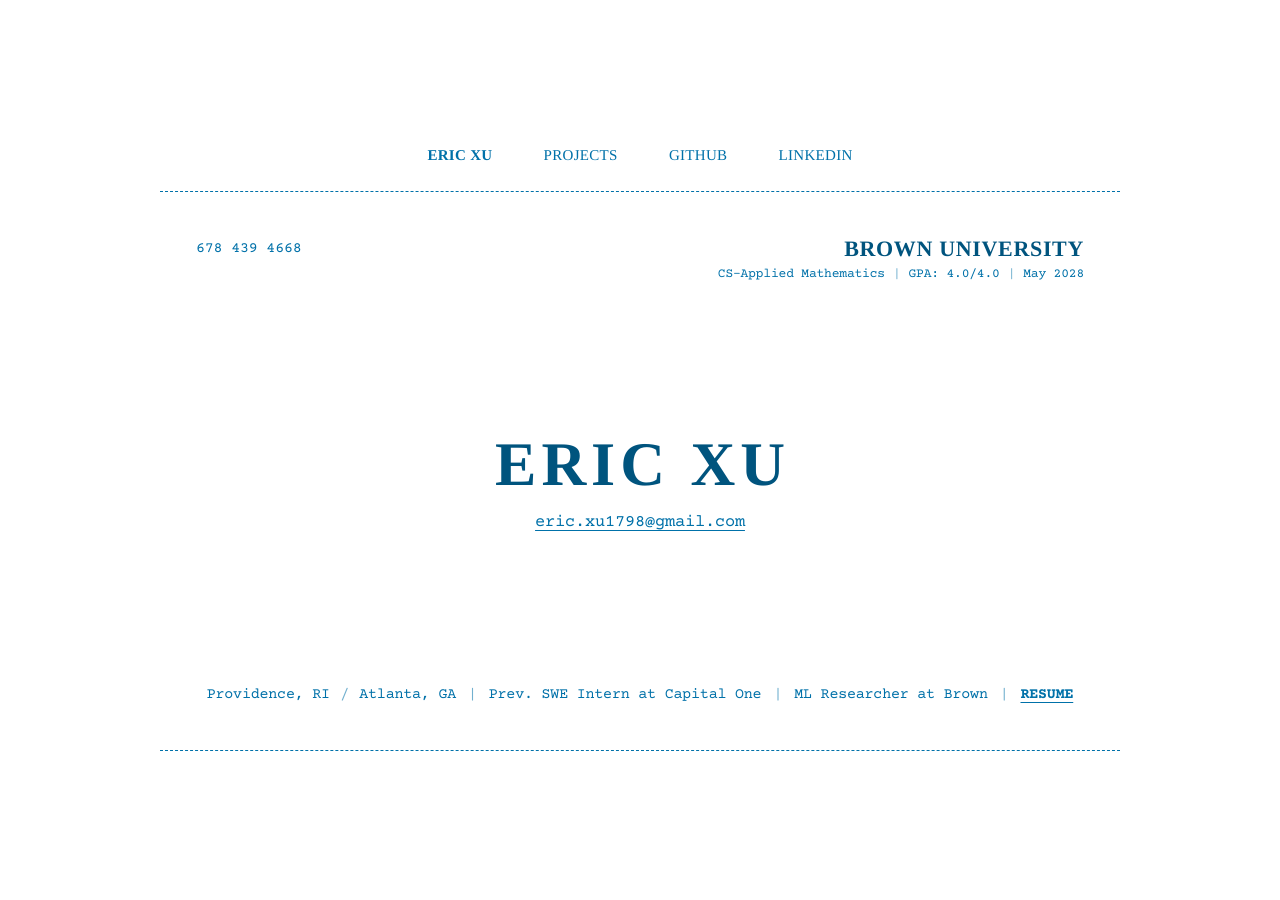
<file: index.html>
<!DOCTYPE html>
<html lang="en">
<head>
  <meta charset="utf-8">
  <meta name="viewport" content="width=device-width, initial-scale=1">
  <title>Eric Xu</title>
  <meta name="description" content="Eric Xu. CS and Applied Math at Brown University. Software engineer and machine learning researcher.">
  <meta name="theme-color" content="#ffffff">
  <link rel="icon" href="favicon.svg" type="image/svg+xml">
  <link rel="preconnect" href="https://fonts.googleapis.com">
  <link rel="preconnect" href="https://fonts.gstatic.com" crossorigin>
  <link href="https://fonts.googleapis.com/css2?family=Courier+Prime:ital,wght@0,400;0,700;1,400&display=swap" rel="stylesheet">
  <link rel="stylesheet" href="style.css">
</head>
<body>

  <!-- ==========================================================
       All personal content lives in this file; nothing is generated.
       Search for "EDIT" to find each field.
       ========================================================== -->

  <div class="page">

    <!-- Nav row, nous.com-style uppercase serif links above the rule. EDIT hrefs as needed. -->
    <nav class="nav" aria-label="Links">
      <a class="nav__link nav__link--current" href="/" aria-current="page">Eric Xu</a>
      <a class="nav__link" href="projects.html">Projects</a>
      <a class="nav__link" href="https://github.com/ericxu88" target="_blank" rel="noopener">GitHub</a>
      <a class="nav__link" href="https://linkedin.com/in/ericxu88" target="_blank" rel="noopener">LinkedIn</a>
    </nav>

    <!-- The card: Fauzan-style business-card formatting between two dashed rules. -->
    <main class="card" aria-label="Business card">

      <header class="card__top">
        <!-- EDIT: phone (top-left) -->
        <p class="card__phone"><a href="tel:+16784394668">678 439 4668</a></p>

        <!-- EDIT: school (top-right) -->
        <div class="card__school">
          <p class="card__school-name">Brown University</p>
          <p class="card__school-sub">
            <span class="group">
              <span class="item">CS-Applied Mathematics</span>
              <span class="sep" aria-hidden="true">|</span>
              <span class="item">GPA: 4.0/4.0</span>
            </span>
            <span class="sep sep--group" aria-hidden="true">|</span>
            <span class="group"><span class="item">May 2028</span></span>
          </p>
        </div>
      </header>

      <section class="card__center">
        <!-- EDIT: name + email -->
        <h1 class="card__name">Eric Xu</h1>
        <p class="card__email"><a href="mailto:eric.xu1798@gmail.com">eric.xu1798@gmail.com</a></p>
      </section>

      <footer class="card__bottom">
        <!-- EDIT: location / role / research / resume -->
        <!-- Items are grouped in pairs so the line breaks cleanly: one row on
             desktop, two rows on tablets, one item per row on phones. -->
        <p class="card__line">
          <span class="group">
            <span class="item">Providence, RI <span class="slash">/</span> Atlanta, GA</span>
            <span class="sep" aria-hidden="true">|</span>
            <span class="item">Prev. SWE Intern at Capital One</span>
          </span>
          <span class="sep sep--group" aria-hidden="true">|</span>
          <span class="group">
            <span class="item">ML Researcher at Brown</span>
            <span class="sep" aria-hidden="true">|</span>
            <a class="item card__resume" href="resume.pdf" target="_blank" rel="noopener">Resume</a>
          </span>
        </p>
      </footer>

    </main>

  </div>
</body>
</html>
</file>
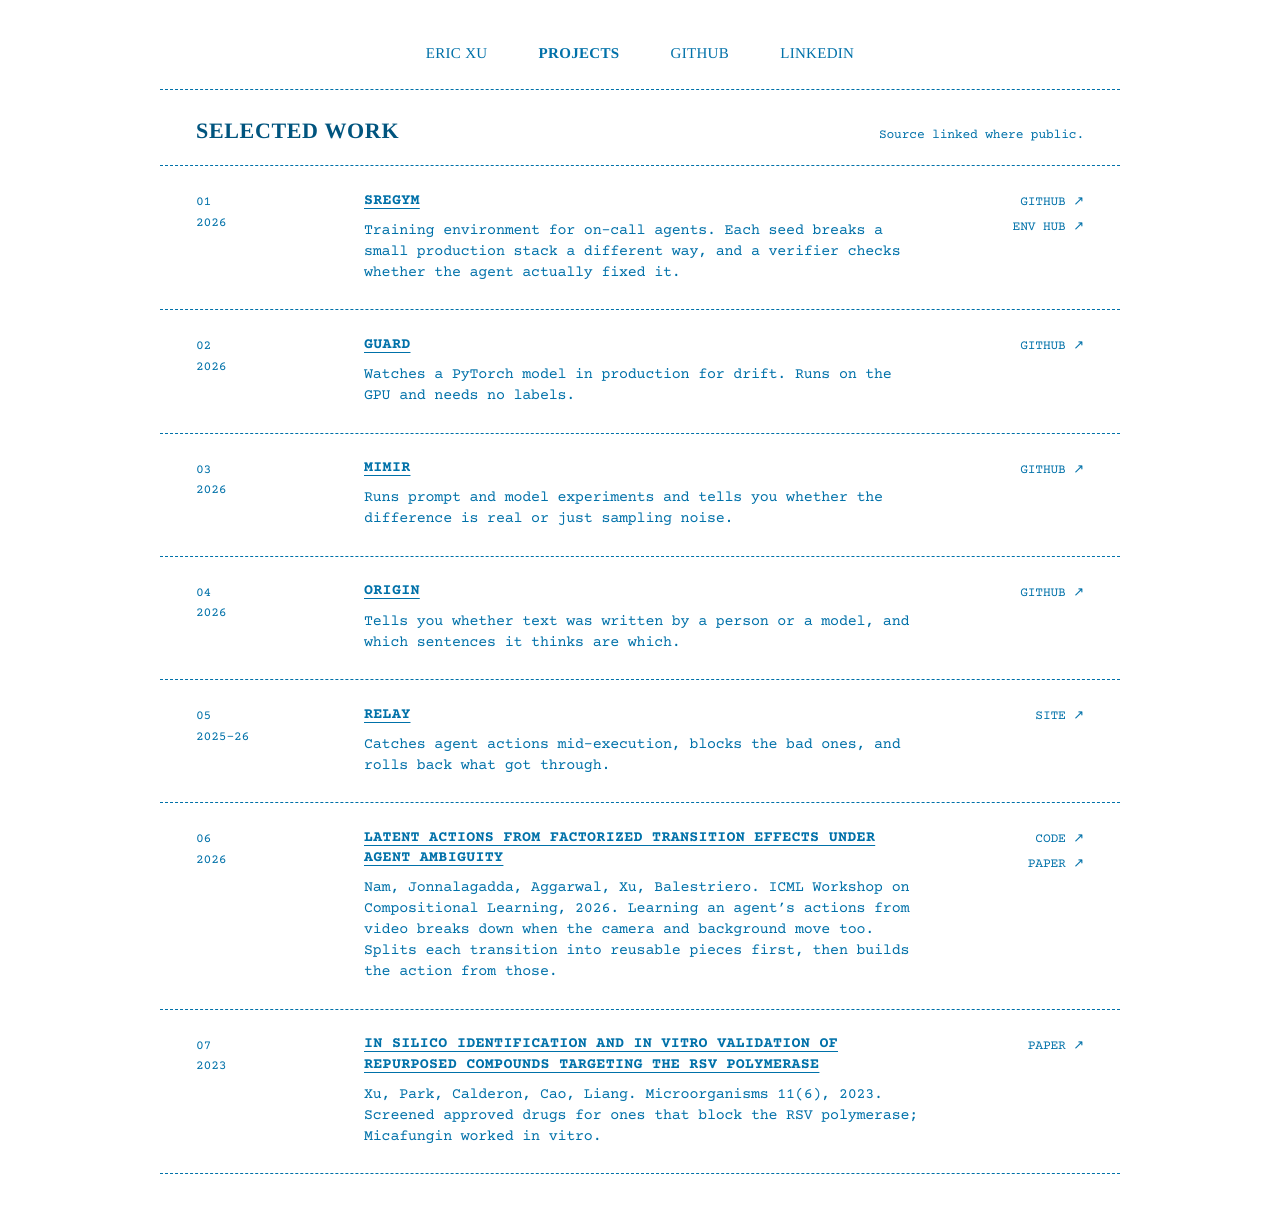
<file: projects.html>
<!DOCTYPE html>
<html lang="en">
<head>
  <meta charset="utf-8">
  <meta name="viewport" content="width=device-width, initial-scale=1">
  <title>Projects · Eric Xu</title>
  <meta name="description" content="Selected projects by Eric Xu: agent environments, ML monitoring, experiment tooling, and research.">
  <meta name="theme-color" content="#ffffff">
  <link rel="icon" href="favicon.svg" type="image/svg+xml">
  <link rel="preconnect" href="https://fonts.googleapis.com">
  <link rel="preconnect" href="https://fonts.gstatic.com" crossorigin>
  <link href="https://fonts.googleapis.com/css2?family=Courier+Prime:ital,wght@0,400;0,700;1,400&display=swap" rel="stylesheet">
  <link rel="stylesheet" href="style.css">
</head>
<body>
  <div class="page page--top">

    <nav class="nav" aria-label="Links">
      <a class="nav__link" href="/">Eric Xu</a>
      <a class="nav__link nav__link--current" href="projects.html" aria-current="page">Projects</a>
      <a class="nav__link" href="https://github.com/ericxu88" target="_blank" rel="noopener">GitHub</a>
      <a class="nav__link" href="https://linkedin.com/in/ericxu88" target="_blank" rel="noopener">LinkedIn</a>
    </nav>

    <main class="projects" aria-labelledby="projects-title">

      <header class="projects__head">
        <h1 class="projects__title" id="projects-title">Selected Work</h1>
        <p class="projects__note">Source linked where public.</p>
      </header>

      <!-- EDIT: one <li class="project"> per project. -->
      <ol class="projects__list">

        <li class="project">
          <div class="project__meta"><span>01</span><span>2026</span></div>
          <div class="project__body">
            <h2 class="project__name"><a href="https://github.com/ericxu88/SREGym" target="_blank" rel="noopener">SREGym</a></h2>
            <p class="project__desc">Training environment for on-call agents. Each seed breaks a small production stack a different way, and a verifier checks whether the agent actually fixed it.</p>
          </div>
          <div class="project__links">
            <a href="https://github.com/ericxu88/SREGym" target="_blank" rel="noopener">GitHub</a>
            <a href="https://app.primeintellect.ai/dashboard/environments/ericxu88/sregym-env" target="_blank" rel="noopener">Env Hub</a>
          </div>
        </li>

        <li class="project">
          <div class="project__meta"><span>02</span><span>2026</span></div>
          <div class="project__body">
            <h2 class="project__name"><a href="https://github.com/ericxu88/GUARD" target="_blank" rel="noopener">GUARD</a></h2>
            <p class="project__desc">Watches a PyTorch model in production for drift. Runs on the GPU and needs no labels.</p>
          </div>
          <div class="project__links">
            <a href="https://github.com/ericxu88/GUARD" target="_blank" rel="noopener">GitHub</a>
          </div>
        </li>

        <li class="project">
          <div class="project__meta"><span>03</span><span>2026</span></div>
          <div class="project__body">
            <h2 class="project__name"><a href="https://github.com/ericxu88/mimir" target="_blank" rel="noopener">mimir</a></h2>
            <p class="project__desc">Runs prompt and model experiments and tells you whether the difference is real or just sampling noise.</p>
          </div>
          <div class="project__links">
            <a href="https://github.com/ericxu88/mimir" target="_blank" rel="noopener">GitHub</a>
          </div>
        </li>

        <li class="project">
          <div class="project__meta"><span>04</span><span>2026</span></div>
          <div class="project__body">
            <h2 class="project__name"><a href="https://github.com/ericxu88/origin" target="_blank" rel="noopener">Origin</a></h2>
            <p class="project__desc">Tells you whether text was written by a person or a model, and which sentences it thinks are which.</p>
          </div>
          <div class="project__links">
            <a href="https://github.com/ericxu88/origin" target="_blank" rel="noopener">GitHub</a>
          </div>
        </li>

        <li class="project">
          <div class="project__meta"><span>05</span><span>2025-26</span></div>
          <div class="project__body">
            <h2 class="project__name"><a href="https://www.relaydev.ai" target="_blank" rel="noopener">Relay</a></h2>
            <p class="project__desc">Catches agent actions mid-execution, blocks the bad ones, and rolls back what got through.</p>
          </div>
          <div class="project__links">
            <a href="https://www.relaydev.ai" target="_blank" rel="noopener">Site</a>
          </div>
        </li>

        <li class="project">
          <div class="project__meta"><span>06</span><span>2026</span></div>
          <div class="project__body">
            <h2 class="project__name"><a href="https://arxiv.org/abs/2606.30544" target="_blank" rel="noopener">Latent Actions from Factorized Transition Effects under Agent Ambiguity</a></h2>
            <p class="project__desc">Nam, Jonnalagadda, Aggarwal, Xu, Balestriero. ICML Workshop on Compositional Learning, 2026. Learning an agent&rsquo;s actions from video breaks down when the camera and background move too. Splits each transition into reusable pieces first, then builds the action from those.</p>
          </div>
          <div class="project__links">
            <a href="https://github.com/Hazel-Heejeong-Nam/lam_agent_ambiguity" target="_blank" rel="noopener">Code</a>
            <a href="https://arxiv.org/abs/2606.30544" target="_blank" rel="noopener">Paper</a>
          </div>
        </li>

        <li class="project">
          <div class="project__meta"><span>07</span><span>2023</span></div>
          <div class="project__body">
            <h2 class="project__name"><a href="https://pubmed.ncbi.nlm.nih.gov/37375110/" target="_blank" rel="noopener">In Silico Identification and In Vitro Validation of Repurposed Compounds Targeting the RSV Polymerase</a></h2>
            <p class="project__desc">Xu, Park, Calderon, Cao, Liang. Microorganisms 11(6), 2023. Screened approved drugs for ones that block the RSV polymerase; Micafungin worked in vitro.</p>
          </div>
          <div class="project__links">
            <a href="https://pubmed.ncbi.nlm.nih.gov/37375110/" target="_blank" rel="noopener">Paper</a>
          </div>
        </li>

      </ol>
    </main>


  </div>
</body>
</html>
</file>
<file: style.css>
/* ==========================================================================
   ericxu.xyz — business card
   Palette + type borrowed from nousresearch.com (white paper, cyanotype blue,
   Courier body, uppercase serif nav, dashed rules). Layout borrowed from
   fauzanrahman.com (phone top-left, school top-right, name centred, info
   line along the bottom).
   ========================================================================== */

:root {
  --paper:     #ffffff;
  --ink:       #0071a9;   /* nous body / link blue            */
  --ink-deep:  #00547e;   /* nous dark blue, used for the name */
  --rule:      #0071a9;

  --font-mono:  "Courier Prime", "Courier New", Courier, monospace;
  /* Nous uses the pixel-serif "Mondwest" for its nav, falling back to Times.
     Drop a licensed Mondwest .woff2 in ./fonts and uncomment the @font-face
     below to get the exact look; Times New Roman is the honest fallback. */
  --font-serif: "Mondwest", "Times New Roman", Times, serif;

  --card-width: 960px;
}

/* @font-face {
  font-family: "Mondwest";
  src: url("fonts/Mondwest-Regular.woff2") format("woff2");
  font-weight: 400 800;
  font-display: swap;
} */

*, *::before, *::after { box-sizing: border-box; }

html, body { height: 100%; }

body {
  margin: 0;
  background: var(--paper);
  color: var(--ink);
  font-family: var(--font-mono);
  font-size: 15px;
  letter-spacing: -0.2px;
  line-height: 1.4;
  -webkit-font-smoothing: antialiased;
  text-rendering: geometricPrecision;
}

::selection { background: var(--ink); color: var(--paper); }

a {
  color: inherit;
  text-decoration: none;
}
a:focus-visible {
  outline: 1px dashed var(--ink);
  outline-offset: 4px;
}

p, h1 { margin: 0; }

/* --------------------------------------------------------------------------
   Page frame
   -------------------------------------------------------------------------- */

.page {
  min-height: 100%;
  display: flex;
  flex-direction: column;
  align-items: center;
  justify-content: center;
  padding: 2.5rem clamp(1.25rem, 4vw, 3rem) 3rem;
}

/* --------------------------------------------------------------------------
   Nav — nous.com header: uppercase serif, evenly spaced, centred
   -------------------------------------------------------------------------- */

.nav {
  width: min(100%, var(--card-width));
  display: flex;
  justify-content: center;
  flex-wrap: wrap;
  gap: 0.25rem clamp(1.5rem, 4vw, 3.25rem);
  padding: 0 0 1.25rem;
  font-family: var(--font-serif);
  font-size: 15px;
  font-weight: 500;
  letter-spacing: 0.02em;
  text-transform: uppercase;
  color: var(--ink);
}

.nav__link { position: relative; padding: 0.25rem 0; }
.nav__link--current { font-weight: 800; }
.nav__link::after {
  content: "";
  position: absolute;
  left: 0; right: 0; bottom: 0;
  border-bottom: 1px solid currentColor;
  transform: scaleX(0);
  transform-origin: left;
  transition: transform 160ms ease;
}
.nav__link:hover::after,
.nav__link:focus-visible::after { transform: scaleX(1); }

/* --------------------------------------------------------------------------
   Card — sits between two dashed rules, like one nous.com section
   -------------------------------------------------------------------------- */

.card {
  width: min(100%, var(--card-width));
  min-height: min(560px, 72vh);
  display: grid;
  grid-template-rows: auto 1fr auto;
  border-top:    1px dashed var(--rule);
  border-bottom: 1px dashed var(--rule);
  padding: clamp(1.5rem, 4vw, 2.75rem) clamp(0.5rem, 3vw, 2.25rem);
}

/* Top row: phone left, school right */
.card__top {
  display: flex;
  justify-content: space-between;
  align-items: flex-start;
  gap: 2rem;
}

.card__phone {
  font-size: 15px;
  padding-top: 0.2rem;
}
.card__phone a:hover { text-decoration: underline; text-underline-offset: 3px; }

.card__school { text-align: right; }
.card__school-name {
  font-family: var(--font-serif);
  font-size: 22px;
  font-weight: 700;
  letter-spacing: 0.03em;
  text-transform: uppercase;
  line-height: 1.15;
  color: var(--ink-deep);
}
.card__school-sub {
  margin-top: 0.35rem;
  font-size: 13px;
  display: flex;
  flex-wrap: wrap;
  justify-content: flex-end;
  column-gap: 0.5rem;
  row-gap: 0.2rem;
}
.card__school-sub .group {
  display: inline-flex;
  flex-wrap: wrap;
  justify-content: flex-end;
  column-gap: 0.5rem;
  white-space: nowrap;
}

/* Centre: name + email */
.card__center {
  align-self: center;
  text-align: center;
  padding: 2.5rem 0;
}

.card__name {
  font-family: var(--font-serif);
  font-size: clamp(38px, 6.2vw, 62px);
  font-weight: 700;
  letter-spacing: 0.08em;
  text-transform: uppercase;
  line-height: 1;
  color: var(--ink-deep);
  /* nudge so the trailing tracking doesn't push it off-centre */
  padding-left: 0.08em;
}

.card__email {
  margin-top: 0.9rem;
  font-size: 17px;
}
.card__email a {
  text-decoration: underline;
  text-decoration-thickness: 1px;
  text-underline-offset: 4px;
}
.card__email a:hover { color: var(--ink-deep); }

/* Bottom row: single info line */
.card__bottom { text-align: center; }

.card__line {
  display: flex;
  flex-wrap: wrap;
  justify-content: center;
  align-items: baseline;
  column-gap: 0.75rem;
  row-gap: 0.5rem;
  font-size: 15px;
}
.card__line .group {
  display: inline-flex;
  flex-wrap: wrap;
  justify-content: center;
  align-items: baseline;
  column-gap: 0.75rem;
  row-gap: 0.5rem;
  white-space: nowrap;
}

.sep { opacity: 0.55; }
.slash { opacity: 0.55; padding: 0 0.1em; }

.card__resume {
  font-weight: 700;
  text-transform: uppercase;
  text-decoration: underline;
  text-decoration-thickness: 1px;
  text-underline-offset: 4px;
}
.card__resume:hover { color: var(--ink-deep); }


/* --------------------------------------------------------------------------
   Projects page — one nous.com-style section per project, dashed rules between
   -------------------------------------------------------------------------- */

.page--top { justify-content: flex-start; }

.projects { width: min(100%, var(--card-width)); }

.projects__head {
  display: flex;
  justify-content: space-between;
  align-items: baseline;
  gap: 1rem;
  padding: 1.75rem clamp(0.5rem, 3vw, 2.25rem) 1.25rem;
  border-top: 1px dashed var(--rule);
}
.projects__title {
  font-family: var(--font-serif);
  font-size: 22px;
  font-weight: 700;
  letter-spacing: 0.03em;
  text-transform: uppercase;
  line-height: 1.15;
  color: var(--ink-deep);
}
.projects__note { font-size: 13px; }

.projects__list {
  list-style: none;
  margin: 0;
  padding: 0;
  border-bottom: 1px dashed var(--rule);
}

.project {
  display: grid;
  grid-template-columns: 8.5rem minmax(0, 1fr) 8rem;
  column-gap: 2rem;
  padding: 1.6rem clamp(0.5rem, 3vw, 2.25rem);
  border-top: 1px dashed var(--rule);
}

.project__meta {
  display: flex;
  flex-direction: column;
  gap: 0.15rem;
  font-size: 13px;
  text-transform: uppercase;
  padding-top: 0.15rem;
}

.project__name {
  margin: 0 0 0.55rem;
  font-family: var(--font-mono);
  font-size: 15px;
  font-weight: 700;
  letter-spacing: 0.02em;
  text-transform: uppercase;
  line-height: 1.35;
  color: var(--ink);
}
.project__name a {
  text-decoration: underline;
  text-decoration-thickness: 1px;
  text-underline-offset: 4px;
}
.project__name a:hover { color: var(--ink-deep); }

.project__desc {
  font-size: 15px;
  max-width: 62ch;
}

.project__links {
  display: flex;
  flex-direction: column;
  align-items: flex-end;
  gap: 0.4rem;
  font-size: 13px;
  text-transform: uppercase;
  padding-top: 0.15rem;
}
.project__links a::after { content: " \2197"; }
.project__links a:hover { text-decoration: underline; text-underline-offset: 3px; }

@media (max-width: 760px) {
  .project { grid-template-columns: 1fr; row-gap: 0.6rem; }
  .project__meta { flex-direction: row; gap: 0.9rem; }
  .project__links { flex-direction: row; align-items: center; gap: 1.25rem; padding-top: 0.2rem; }
}

/* --------------------------------------------------------------------------
   Mid widths — bottom line becomes two centred rows, no dangling separator
   -------------------------------------------------------------------------- */

@media (max-width: 980px) {
  .card__line { flex-direction: column; align-items: center; }
  .card__line .sep--group { display: none; }
}

/* --------------------------------------------------------------------------
   Small screens — everything stacks and centres
   -------------------------------------------------------------------------- */

@media (max-width: 640px) {
  .card {
    min-height: min(500px, 68vh);
    padding-inline: 0.25rem;
  }
  .card__top {
    flex-direction: column;
    align-items: center;
    text-align: center;
    gap: 1rem;
  }
  .card__school { text-align: center; }
  .card__school-name { font-size: 20px; }
  .card__school-sub { flex-direction: column; align-items: center; }
  .card__school-sub .group { justify-content: center; }
  .card__school-sub .sep--group { display: none; }
  .card__center { padding: 2rem 0; }
  .card__line .group { flex-direction: column; align-items: center; }
  .card__line .sep { display: none; }
  .projects__head { flex-direction: column; align-items: flex-start; gap: 0.35rem; }
}

@media (prefers-reduced-motion: reduce) {
  .nav__link::after { transition: none; }
}

@media print {
  .nav { display: none; }
  .page { padding: 0; min-height: auto; }
  .card { min-height: 3.5in; }
}
</file>
